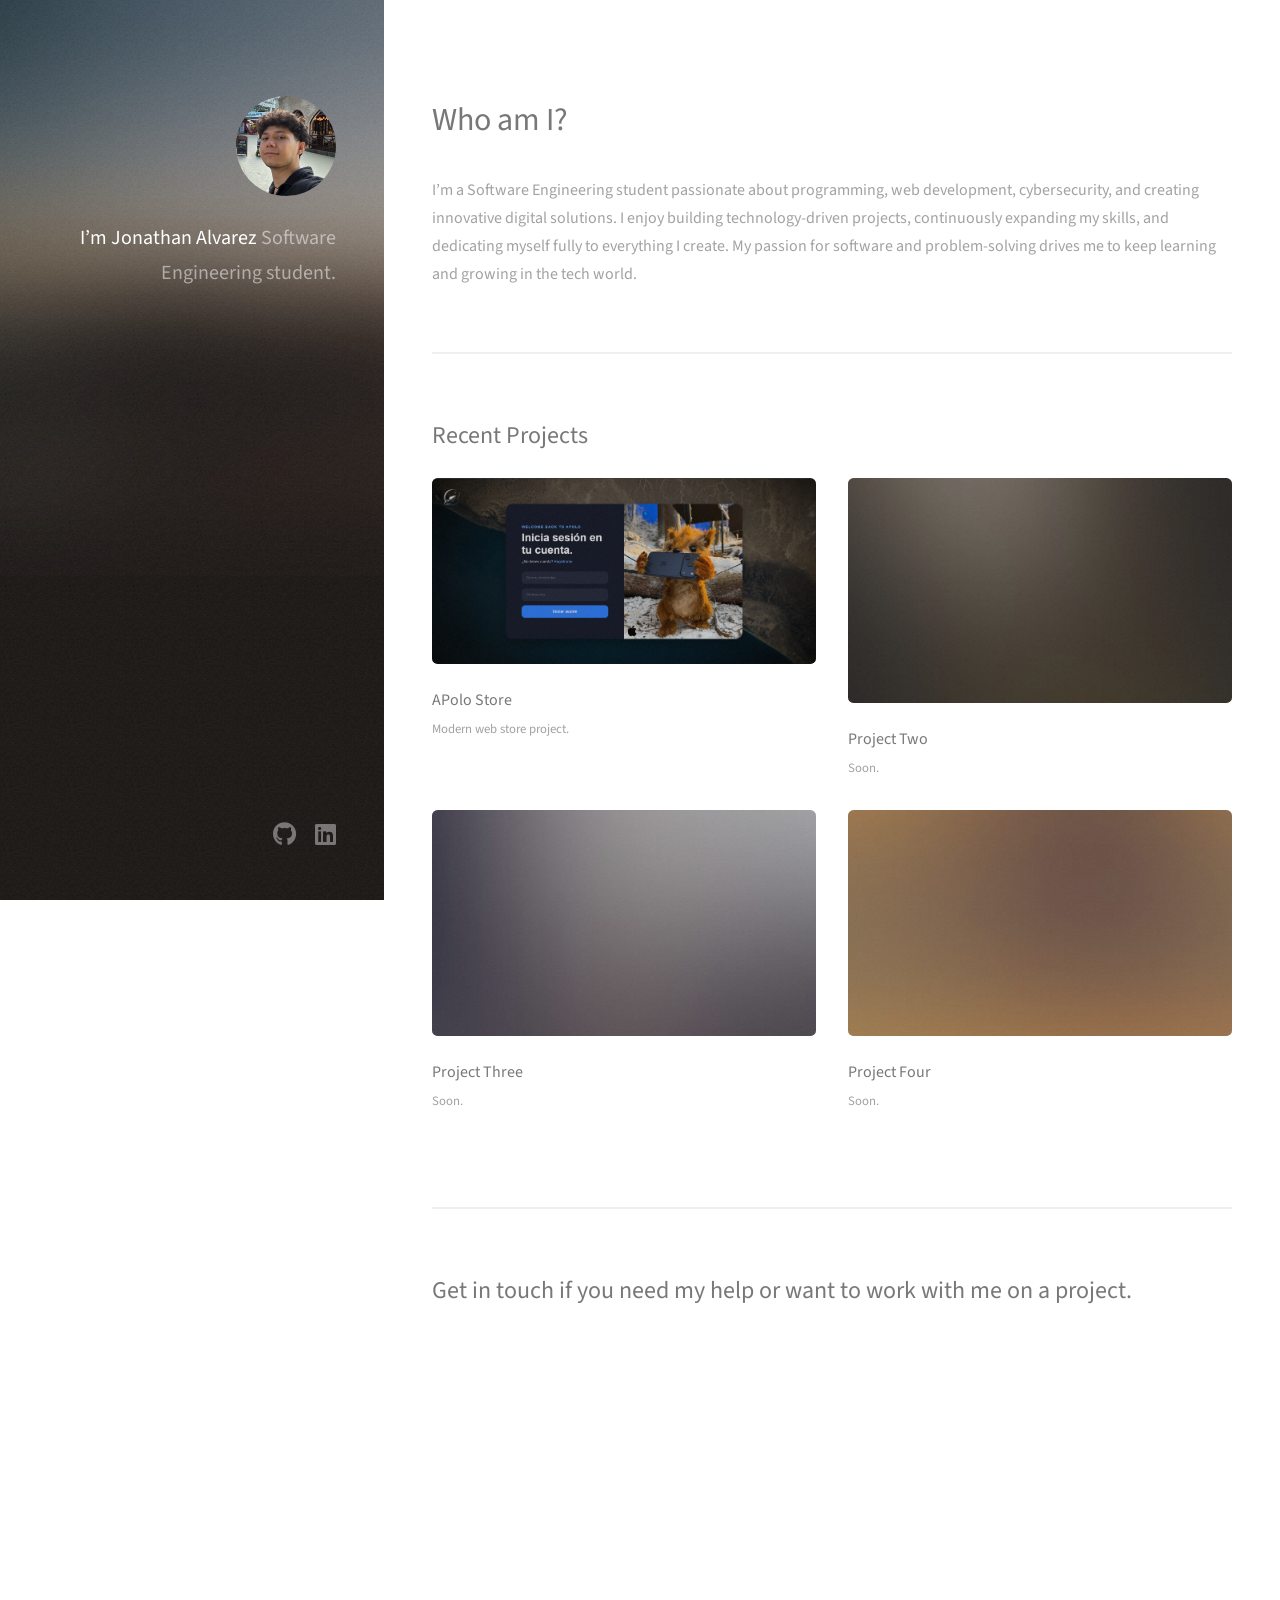
<file: index.html>
<!DOCTYPE HTML>
<!--
	Strata by HTML5 UP
-->
<html>
	<head>
		<title>Jonathan Alvarez - Introduction</title>

		<link rel="icon" type="image/png" href="images/favicon.png">

		<meta charset="utf-8" />
		<meta name="viewport" content="width=device-width, initial-scale=1, user-scalable=no" />

		<link rel="stylesheet" href="assets/css/main.css" />

		<!-- AOS Animations -->
		<link rel="stylesheet" href="https://unpkg.com/aos@2.3.1/dist/aos.css" />

	</head>

	<body class="is-preload">

		<!-- Header -->
		<header id="header">
			<div class="inner" data-aos="fade-right">

				<a href="#" class="image avatar">
					<img src="images/avatar.jpg" alt="" />
				</a>

				<h1>
					<strong>I’m Jonathan Alvarez</strong><br />
					Software Engineering student.
				</h1>

			</div>
		</header>

		<!-- Main -->
		<div id="main">

			<!-- One -->
			<section id="one" data-aos="fade">

				<header class="major">
					<h2>Who am I?</h2>
				</header>

				<p>
					I’m a Software Engineering student passionate about programming,
					web development, cybersecurity, and creating innovative digital
					solutions. I enjoy building technology-driven projects,
					continuously expanding my skills, and dedicating myself fully
					to everything I create. My passion for software and
					problem-solving drives me to keep learning and growing
					in the tech world.
				</p>

			</section>

			<!-- Two -->
<section id="two" data-aos="fade">

	<h2>Recent Projects</h2>

	<div class="row">

		<!-- Project 1 -->
		<article class="col-6 col-12-xsmall work-item"
		data-aos="fade"
		data-aos-delay="100">

			<a href="images/fulls/01.png" class="image fit">
				<img src="images/thumbs/01.png" alt="" />
			</a>

			<h3>APolo Store</h3>
			<p>Modern web store project.</p>

		</article>

		<!-- Project 2 -->
		<article class="col-6 col-12-xsmall work-item"
		data-aos="fade"
		data-aos-delay="300">

			<a href="images/fulls/02.jpg" class="image fit">
				<img src="images/thumbs/02.jpg" alt="" />
			</a>

			<h3>Project Two</h3>
			<p>Soon.</p>

		</article>

		<!-- Project 3 -->
		<article class="col-6 col-12-xsmall work-item"
		data-aos="fade"
		data-aos-delay="500">

			<a href="images/fulls/03.jpg" class="image fit">
				<img src="images/thumbs/03.jpg" alt="" />
			</a>

			<h3>Project Three</h3>
			<p>Soon.</p>

		</article>

		<!-- Project 4 -->
		<article class="col-6 col-12-xsmall work-item"
		data-aos="fade"
		data-aos-delay="700">

			<a href="images/fulls/04.jpg" class="image fit">
				<img src="images/thumbs/04.jpg" alt="" />
			</a>

			<h3>Project Four</h3>
			<p>Soon.</p>

		</article>

	</div>

</section>

			<!-- Three -->
			<section id="two" data-aos="fade" data-aos-duration="2500">

				<h2>Get in touch if you need my help or want to work with me on a project.</h2>

				<div class="row">

					<div class="col-8 col-12-small">

						<iframe 
							data-tally-src="https://tally.so/embed/J9eVKo"
							loading="lazy"
							width="100%"
							height="600"
							frameborder="0"
							marginheight="0"
							marginwidth="0"
							title="Contact Form">
						</iframe>

						<script>
						var d=document,w="https://tally.so/widgets/embed.js",v=function(){
						if(typeof Tally!=="undefined"){Tally.loadEmbeds();}
						else{
							d.querySelectorAll("iframe[data-tally-src]:not([src])")
							.forEach(function(e){e.src=e.dataset.tallySrc;});
						}
						};
						if(typeof Tally!=="undefined"){v();}
						else if(d.querySelector('script[src="'+w+'"]')==null){
							var s=d.createElement("script");
							s.src=w;
							s.onload=v;
							s.onerror=v;
							d.body.appendChild(s);
						}
						</script>

					</div>

				</div>

			</section>

		</div>

		<!-- Footer -->
		<footer id="footer">

			<div class="inner">

				<ul class="icons">

					<li>
						<a href="https://github.com/JoniAlv"
						class="icon brands fa-github"
						target="_blank">

						<span class="label">Github</span>
						</a>
					</li>

					<li>
						<a href="https://www.linkedin.com/in/jonathan-alvarez-beh-a137b640a/"
						class="icon brands fa-linkedin"
						target="_blank">

						<span class="label">LinkedIn</span>
						</a>
					</li>

				</ul>

			</div>

		</footer>

		<!-- Scripts -->
		<script src="assets/js/jquery.min.js"></script>
		<script src="assets/js/jquery.poptrox.min.js"></script>
		<script src="assets/js/browser.min.js"></script>
		<script src="assets/js/breakpoints.min.js"></script>
		<script src="assets/js/util.js"></script>
		<script src="assets/js/main.js"></script>

		<!-- AOS -->
		<script src="https://unpkg.com/aos@2.3.1/dist/aos.js"></script>

		<script>
			AOS.init({
	duration: 2200,
	delay: 200,
	easing: 'ease-in-out',
	once: true
});
		</script>

	</body>
</html>
</file>
<file: assets/css/main.css>
@import url("fontawesome-all.min.css");
@import url("https://fonts.googleapis.com/css?family=Source+Sans+Pro:400,400italic");

/*
	Strata by HTML5 UP
	html5up.net | @ajlkn
	Free for personal and commercial use under the CCA 3.0 license (html5up.net/license)
*/

html, body, div, span, applet, object,
iframe, h1, h2, h3, h4, h5, h6, p, blockquote,
pre, a, abbr, acronym, address, big, cite,
code, del, dfn, em, img, ins, kbd, q, s, samp,
small, strike, strong, sub, sup, tt, var, b,
u, i, center, dl, dt, dd, ol, ul, li, fieldset,
form, label, legend, table, caption, tbody,
tfoot, thead, tr, th, td, article, aside,
canvas, details, embed, figure, figcaption,
footer, header, hgroup, menu, nav, output, ruby,
section, summary, time, mark, audio, video {
	margin: 0;
	padding: 0;
	border: 0;
	font-size: 100%;
	font: inherit;
	vertical-align: baseline;}

article, aside, details, figcaption, figure,
footer, header, hgroup, menu, nav, section {
	display: block;}

body {
	line-height: 1;
}

ol, ul {
	list-style: none;
}

blockquote, q {
	quotes: none;
}

	blockquote:before, blockquote:after, q:before, q:after {
		content: '';
		content: none;
	}

table {
	border-collapse: collapse;
	border-spacing: 0;
}

body {
	-webkit-text-size-adjust: none;
}

mark {
	background-color: transparent;
	color: inherit;
}

input::-moz-focus-inner {
	border: 0;
	padding: 0;
}

input, select, textarea {
	-moz-appearance: none;
	-webkit-appearance: none;
	-ms-appearance: none;
	appearance: none;
}

/* Basic */

	html {
		box-sizing: border-box;
	}

	*, *:before, *:after {
		box-sizing: inherit;
	}

	body {
		background: #fff;
	}

		body.is-preload *, body.is-preload *:before, body.is-preload *:after {
			-moz-animation: none !important;
			-webkit-animation: none !important;
			-ms-animation: none !important;
			animation: none !important;
			-moz-transition: none !important;
			-webkit-transition: none !important;
			-ms-transition: none !important;
			transition: none !important;
		}

	body, input, select, textarea {
		color: #a2a2a2;
		font-family: "Source Sans Pro", Helvetica, sans-serif;
		font-size: 16pt;
		font-weight: 400;
		line-height: 1.75em;
	}

	a {
		-moz-transition: color 0.2s ease-in-out, border-color 0.2s ease-in-out;
		-webkit-transition: color 0.2s ease-in-out, border-color 0.2s ease-in-out;
		-ms-transition: color 0.2s ease-in-out, border-color 0.2s ease-in-out;
		transition: color 0.2s ease-in-out, border-color 0.2s ease-in-out;
		border-bottom: dotted 1px;
		color: #49bf9d;
		text-decoration: none;
	}

		a:hover {
			border-bottom-color: transparent;
			color: #49bf9d !important;
			text-decoration: none;
		}

	strong, b {
		color: #787878;
		font-weight: 400;
	}

	em, i {
		font-style: italic;
	}

	p {
		margin: 0 0 2em 0;
	}

	h1, h2, h3, h4, h5, h6 {
		color: #787878;
		font-weight: 400;
		line-height: 1em;
		margin: 0 0 1em 0;
	}

		h1 a, h2 a, h3 a, h4 a, h5 a, h6 a {
			color: inherit;
			text-decoration: none;
		}

	h1 {
		font-size: 2em;
		line-height: 1.5em;
	}

	h2 {
		font-size: 1.5em;
		line-height: 1.5em;
	}

	h3 {
		font-size: 1.25em;
		line-height: 1.5em;
	}

	h4 {
		font-size: 1.1em;
		line-height: 1.5em;
	}

	h5 {
		font-size: 0.9em;
		line-height: 1.5em;
	}

	h6 {
		font-size: 0.7em;
		line-height: 1.5em;
	}

	sub {
		font-size: 0.8em;
		position: relative;
		top: 0.5em;
	}

	sup {
		font-size: 0.8em;
		position: relative;
		top: -0.5em;
	}

	hr {
		border: 0;
		border-bottom: solid 2px #efefef;
		margin: 2em 0;
	}

		hr.major {
			margin: 3em 0;
		}

	blockquote {
		border-left: solid 6px #efefef;
		font-style: italic;
		margin: 0 0 2em 0;
		padding: 0.5em 0 0.5em 1.5em;
	}

	code {
		background: #f7f7f7;
		border-radius: 0.35em;
		border: solid 2px #efefef;
		font-family: "Courier New", monospace;
		font-size: 0.9em;
		margin: 0 0.25em;
		padding: 0.25em 0.65em;
	}

	pre {
		-webkit-overflow-scrolling: touch;
		font-family: "Courier New", monospace;
		font-size: 0.9em;
		margin: 0 0 2em 0;
	}

		pre code {
			display: block;
			line-height: 1.75em;
			padding: 1em 1.5em;
			overflow-x: auto;
		}

	.align-left {
		text-align: left;
	}

	.align-center {
		text-align: center;
	}

	.align-right {
		text-align: right;
	}

/* Container */

	.container {
		margin: 0 auto;
		max-width: calc(100% - 4em);
		width: 100%;
	}

		.container.xsmall {
			width: 25%;
		}

		.container.small {
			width: 50%;
		}

		.container.medium {
			width: 75%;
		}

		.container.large {
			width: 125%;
		}

		.container.xlarge {
			width: 150%;
		}

		.container.max {
			width: 100%;
		}

		@media screen and (max-width: 980px) {

			.container {
				width: 100% !important;
				max-width: 100% !important;
			}

		}

		@media screen and (max-width: 480px) {

			.container {
				max-width: calc(100% - 3em);
			}

		}

/* Row */

	.row {
		display: flex;
		flex-wrap: wrap;
		box-sizing: border-box;
		align-items: stretch;
	}

		.row > * {
			box-sizing: border-box;
		}

		.row.gtr-uniform > * > :last-child {
			margin-bottom: 0;
		}

		.row.aln-left {
			justify-content: flex-start;
		}

		.row.aln-center {
			justify-content: center;
		}

		.row.aln-right {
			justify-content: flex-end;
		}

		.row.aln-top {
			align-items: flex-start;
		}

		.row.aln-middle {
			align-items: center;
		}

		.row.aln-bottom {
			align-items: flex-end;
		}

		.row > .imp {
			order: -1;
		}

		.row > .col-1 {
			width: 8.33333%;
		}

		.row > .off-1 {
			margin-left: 8.33333%;
		}

		.row > .col-2 {
			width: 16.66667%;
		}

		.row > .off-2 {
			margin-left: 16.66667%;
		}

		.row > .col-3 {
			width: 25%;
		}

		.row > .off-3 {
			margin-left: 25%;
		}

		.row > .col-4 {
			width: 33.33333%;
		}

		.row > .off-4 {
			margin-left: 33.33333%;
		}

		.row > .col-5 {
			width: 41.66667%;
		}

		.row > .off-5 {
			margin-left: 41.66667%;
		}

		.row > .col-6 {
			width: 50%;
		}

		.row > .off-6 {
			margin-left: 50%;
		}

		.row > .col-7 {
			width: 58.33333%;
		}

		.row > .off-7 {
			margin-left: 58.33333%;
		}

		.row > .col-8 {
			width: 66.66667%;
		}

		.row > .off-8 {
			margin-left: 66.66667%;
		}

		.row > .col-9 {
			width: 75%;
		}

		.row > .off-9 {
			margin-left: 75%;
		}

		.row > .col-10 {
			width: 83.33333%;
		}

		.row > .off-10 {
			margin-left: 83.33333%;
		}

		.row > .col-11 {
			width: 91.66667%;
		}

		.row > .off-11 {
			margin-left: 91.66667%;
		}

		.row > .col-12 {
			width: 100%;
		}

		.row > .off-12 {
			margin-left: 100%;
		}

		.row.gtr-0 {
			margin-top: 0;
			margin-left: 0em;
		}

			.row.gtr-0 > * {
				padding: 0 0 0 0em;
			}

			.row.gtr-0.gtr-uniform {
				margin-top: 0em;
			}

				.row.gtr-0.gtr-uniform > * {
					padding-top: 0em;
				}

		.row.gtr-25 {
			margin-top: 0;
			margin-left: -0.625em;
		}

			.row.gtr-25 > * {
				padding: 0 0 0 0.625em;
			}

			.row.gtr-25.gtr-uniform {
				margin-top: -0.625em;
			}

				.row.gtr-25.gtr-uniform > * {
					padding-top: 0.625em;
				}

		.row.gtr-50 {
			margin-top: 0;
			margin-left: -1.25em;
		}

			.row.gtr-50 > * {
				padding: 0 0 0 1.25em;
			}

			.row.gtr-50.gtr-uniform {
				margin-top: -1.25em;
			}

				.row.gtr-50.gtr-uniform > * {
					padding-top: 1.25em;
				}

		.row {
			margin-top: 0;
			margin-left: -2.5em;
		}

			.row > * {
				padding: 0 0 0 2.5em;
			}

			.row.gtr-uniform {
				margin-top: -2.5em;
			}

				.row.gtr-uniform > * {
					padding-top: 2.5em;
				}

		.row.gtr-150 {
			margin-top: 0;
			margin-left: -3.75em;
		}

			.row.gtr-150 > * {
				padding: 0 0 0 3.75em;
			}

			.row.gtr-150.gtr-uniform {
				margin-top: -3.75em;
			}

				.row.gtr-150.gtr-uniform > * {
					padding-top: 3.75em;
				}

		.row.gtr-200 {
			margin-top: 0;
			margin-left: -5em;
		}

			.row.gtr-200 > * {
				padding: 0 0 0 5em;
			}

			.row.gtr-200.gtr-uniform {
				margin-top: -5em;
			}

				.row.gtr-200.gtr-uniform > * {
					padding-top: 5em;
				}

		@media screen and (max-width: 1800px) {

			.row {
				display: flex;
				flex-wrap: wrap;
				box-sizing: border-box;
				align-items: stretch;
			}

				.row > * {
					box-sizing: border-box;
				}

				.row.gtr-uniform > * > :last-child {
					margin-bottom: 0;
				}

				.row.aln-left {
					justify-content: flex-start;
				}

				.row.aln-center {
					justify-content: center;
				}

				.row.aln-right {
					justify-content: flex-end;
				}

				.row.aln-top {
					align-items: flex-start;
				}

				.row.aln-middle {
					align-items: center;
				}

				.row.aln-bottom {
					align-items: flex-end;
				}

				.row > .imp-xlarge {
					order: -1;
				}

				.row > .col-1-xlarge {
					width: 8.33333%;
				}

				.row > .off-1-xlarge {
					margin-left: 8.33333%;
				}

				.row > .col-2-xlarge {
					width: 16.66667%;
				}

				.row > .off-2-xlarge {
					margin-left: 16.66667%;
				}

				.row > .col-3-xlarge {
					width: 25%;
				}

				.row > .off-3-xlarge {
					margin-left: 25%;
				}

				.row > .col-4-xlarge {
					width: 33.33333%;
				}

				.row > .off-4-xlarge {
					margin-left: 33.33333%;
				}

				.row > .col-5-xlarge {
					width: 41.66667%;
				}

				.row > .off-5-xlarge {
					margin-left: 41.66667%;
				}

				.row > .col-6-xlarge {
					width: 50%;
				}

				.row > .off-6-xlarge {
					margin-left: 50%;
				}

				.row > .col-7-xlarge {
					width: 58.33333%;
				}

				.row > .off-7-xlarge {
					margin-left: 58.33333%;
				}

				.row > .col-8-xlarge {
					width: 66.66667%;
				}

				.row > .off-8-xlarge {
					margin-left: 66.66667%;
				}

				.row > .col-9-xlarge {
					width: 75%;
				}

				.row > .off-9-xlarge {
					margin-left: 75%;
				}

				.row > .col-10-xlarge {
					width: 83.33333%;
				}

				.row > .off-10-xlarge {
					margin-left: 83.33333%;
				}

				.row > .col-11-xlarge {
					width: 91.66667%;
				}

				.row > .off-11-xlarge {
					margin-left: 91.66667%;
				}

				.row > .col-12-xlarge {
					width: 100%;
				}

				.row > .off-12-xlarge {
					margin-left: 100%;
				}

				.row.gtr-0 {
					margin-top: 0;
					margin-left: 0em;
				}

					.row.gtr-0 > * {
						padding: 0 0 0 0em;
					}

					.row.gtr-0.gtr-uniform {
						margin-top: 0em;
					}

						.row.gtr-0.gtr-uniform > * {
							padding-top: 0em;
						}

				.row.gtr-25 {
					margin-top: 0;
					margin-left: -0.625em;
				}

					.row.gtr-25 > * {
						padding: 0 0 0 0.625em;
					}

					.row.gtr-25.gtr-uniform {
						margin-top: -0.625em;
					}

						.row.gtr-25.gtr-uniform > * {
							padding-top: 0.625em;
						}

				.row.gtr-50 {
					margin-top: 0;
					margin-left: -1.25em;
				}

					.row.gtr-50 > * {
						padding: 0 0 0 1.25em;
					}

					.row.gtr-50.gtr-uniform {
						margin-top: -1.25em;
					}

						.row.gtr-50.gtr-uniform > * {
							padding-top: 1.25em;
						}

				.row {
					margin-top: 0;
					margin-left: -2.5em;
				}

					.row > * {
						padding: 0 0 0 2.5em;
					}

					.row.gtr-uniform {
						margin-top: -2.5em;
					}

						.row.gtr-uniform > * {
							padding-top: 2.5em;
						}

				.row.gtr-150 {
					margin-top: 0;
					margin-left: -3.75em;
				}

					.row.gtr-150 > * {
						padding: 0 0 0 3.75em;
					}

					.row.gtr-150.gtr-uniform {
						margin-top: -3.75em;
					}

						.row.gtr-150.gtr-uniform > * {
							padding-top: 3.75em;
						}

				.row.gtr-200 {
					margin-top: 0;
					margin-left: -5em;
				}

					.row.gtr-200 > * {
						padding: 0 0 0 5em;
					}

					.row.gtr-200.gtr-uniform {
						margin-top: -5em;
					}

						.row.gtr-200.gtr-uniform > * {
							padding-top: 5em;
						}

		}

		@media screen and (max-width: 1280px) {

			.row {
				display: flex;
				flex-wrap: wrap;
				box-sizing: border-box;
				align-items: stretch;
			}

				.row > * {
					box-sizing: border-box;
				}

				.row.gtr-uniform > * > :last-child {
					margin-bottom: 0;
				}

				.row.aln-left {
					justify-content: flex-start;
				}

				.row.aln-center {
					justify-content: center;
				}

				.row.aln-right {
					justify-content: flex-end;
				}

				.row.aln-top {
					align-items: flex-start;
				}

				.row.aln-middle {
					align-items: center;
				}

				.row.aln-bottom {
					align-items: flex-end;
				}

				.row > .imp-large {
					order: -1;
				}

				.row > .col-1-large {
					width: 8.33333%;
				}

				.row > .off-1-large {
					margin-left: 8.33333%;
				}

				.row > .col-2-large {
					width: 16.66667%;
				}

				.row > .off-2-large {
					margin-left: 16.66667%;
				}

				.row > .col-3-large {
					width: 25%;
				}

				.row > .off-3-large {
					margin-left: 25%;
				}

				.row > .col-4-large {
					width: 33.33333%;
				}

				.row > .off-4-large {
					margin-left: 33.33333%;
				}

				.row > .col-5-large {
					width: 41.66667%;
				}

				.row > .off-5-large {
					margin-left: 41.66667%;
				}

				.row > .col-6-large {
					width: 50%;
				}

				.row > .off-6-large {
					margin-left: 50%;
				}

				.row > .col-7-large {
					width: 58.33333%;
				}

				.row > .off-7-large {
					margin-left: 58.33333%;
				}

				.row > .col-8-large {
					width: 66.66667%;
				}

				.row > .off-8-large {
					margin-left: 66.66667%;
				}

				.row > .col-9-large {
					width: 75%;
				}

				.row > .off-9-large {
					margin-left: 75%;
				}

				.row > .col-10-large {
					width: 83.33333%;
				}

				.row > .off-10-large {
					margin-left: 83.33333%;
				}

				.row > .col-11-large {
					width: 91.66667%;
				}

				.row > .off-11-large {
					margin-left: 91.66667%;
				}

				.row > .col-12-large {
					width: 100%;
				}

				.row > .off-12-large {
					margin-left: 100%;
				}

				.row.gtr-0 {
					margin-top: 0;
					margin-left: 0em;
				}

					.row.gtr-0 > * {
						padding: 0 0 0 0em;
					}

					.row.gtr-0.gtr-uniform {
						margin-top: 0em;
					}

						.row.gtr-0.gtr-uniform > * {
							padding-top: 0em;
						}

				.row.gtr-25 {
					margin-top: 0;
					margin-left: -0.5em;
				}

					.row.gtr-25 > * {
						padding: 0 0 0 0.5em;
					}

					.row.gtr-25.gtr-uniform {
						margin-top: -0.5em;
					}

						.row.gtr-25.gtr-uniform > * {
							padding-top: 0.5em;
						}

				.row.gtr-50 {
					margin-top: 0;
					margin-left: -1em;
				}

					.row.gtr-50 > * {
						padding: 0 0 0 1em;
					}

					.row.gtr-50.gtr-uniform {
						margin-top: -1em;
					}

						.row.gtr-50.gtr-uniform > * {
							padding-top: 1em;
						}

				.row {
					margin-top: 0;
					margin-left: -2em;
				}

					.row > * {
						padding: 0 0 0 2em;
					}

					.row.gtr-uniform {
						margin-top: -2em;
					}

						.row.gtr-uniform > * {
							padding-top: 2em;
						}

				.row.gtr-150 {
					margin-top: 0;
					margin-left: -3em;
				}

					.row.gtr-150 > * {
						padding: 0 0 0 3em;
					}

					.row.gtr-150.gtr-uniform {
						margin-top: -3em;
					}

						.row.gtr-150.gtr-uniform > * {
							padding-top: 3em;
						}

				.row.gtr-200 {
					margin-top: 0;
					margin-left: -4em;
				}

					.row.gtr-200 > * {
						padding: 0 0 0 4em;
					}

					.row.gtr-200.gtr-uniform {
						margin-top: -4em;
					}

						.row.gtr-200.gtr-uniform > * {
							padding-top: 4em;
						}

		}

		@media screen and (max-width: 980px) {

			.row {
				display: flex;
				flex-wrap: wrap;
				box-sizing: border-box;
				align-items: stretch;
			}

				.row > * {
					box-sizing: border-box;
				}

				.row.gtr-uniform > * > :last-child {
					margin-bottom: 0;
				}

				.row.aln-left {
					justify-content: flex-start;
				}

				.row.aln-center {
					justify-content: center;
				}

				.row.aln-right {
					justify-content: flex-end;
				}

				.row.aln-top {
					align-items: flex-start;
				}

				.row.aln-middle {
					align-items: center;
				}

				.row.aln-bottom {
					align-items: flex-end;
				}

				.row > .imp-medium {
					order: -1;
				}

				.row > .col-1-medium {
					width: 8.33333%;
				}

				.row > .off-1-medium {
					margin-left: 8.33333%;
				}

				.row > .col-2-medium {
					width: 16.66667%;
				}

				.row > .off-2-medium {
					margin-left: 16.66667%;
				}

				.row > .col-3-medium {
					width: 25%;
				}

				.row > .off-3-medium {
					margin-left: 25%;
				}

				.row > .col-4-medium {
					width: 33.33333%;
				}

				.row > .off-4-medium {
					margin-left: 33.33333%;
				}

				.row > .col-5-medium {
					width: 41.66667%;
				}

				.row > .off-5-medium {
					margin-left: 41.66667%;
				}

				.row > .col-6-medium {
					width: 50%;
				}

				.row > .off-6-medium {
					margin-left: 50%;
				}

				.row > .col-7-medium {
					width: 58.33333%;
				}

				.row > .off-7-medium {
					margin-left: 58.33333%;
				}

				.row > .col-8-medium {
					width: 66.66667%;
				}

				.row > .off-8-medium {
					margin-left: 66.66667%;
				}

				.row > .col-9-medium {
					width: 75%;
				}

				.row > .off-9-medium {
					margin-left: 75%;
				}

				.row > .col-10-medium {
					width: 83.33333%;
				}

				.row > .off-10-medium {
					margin-left: 83.33333%;
				}

				.row > .col-11-medium {
					width: 91.66667%;
				}

				.row > .off-11-medium {
					margin-left: 91.66667%;
				}

				.row > .col-12-medium {
					width: 100%;
				}

				.row > .off-12-medium {
					margin-left: 100%;
				}

				.row.gtr-0 {
					margin-top: 0;
					margin-left: 0em;
				}

					.row.gtr-0 > * {
						padding: 0 0 0 0em;
					}

					.row.gtr-0.gtr-uniform {
						margin-top: 0em;
					}

						.row.gtr-0.gtr-uniform > * {
							padding-top: 0em;
						}

				.row.gtr-25 {
					margin-top: 0;
					margin-left: -0.5em;
				}

					.row.gtr-25 > * {
						padding: 0 0 0 0.5em;
					}

					.row.gtr-25.gtr-uniform {
						margin-top: -0.5em;
					}

						.row.gtr-25.gtr-uniform > * {
							padding-top: 0.5em;
						}

				.row.gtr-50 {
					margin-top: 0;
					margin-left: -1em;
				}

					.row.gtr-50 > * {
						padding: 0 0 0 1em;
					}

					.row.gtr-50.gtr-uniform {
						margin-top: -1em;
					}

						.row.gtr-50.gtr-uniform > * {
							padding-top: 1em;
						}

				.row {
					margin-top: 0;
					margin-left: -2em;
				}

					.row > * {
						padding: 0 0 0 2em;
					}

					.row.gtr-uniform {
						margin-top: -2em;
					}

						.row.gtr-uniform > * {
							padding-top: 2em;
						}

				.row.gtr-150 {
					margin-top: 0;
					margin-left: -3em;
				}

					.row.gtr-150 > * {
						padding: 0 0 0 3em;
					}

					.row.gtr-150.gtr-uniform {
						margin-top: -3em;
					}

						.row.gtr-150.gtr-uniform > * {
							padding-top: 3em;
						}

				.row.gtr-200 {
					margin-top: 0;
					margin-left: -4em;
				}

					.row.gtr-200 > * {
						padding: 0 0 0 4em;
					}

					.row.gtr-200.gtr-uniform {
						margin-top: -4em;
					}

						.row.gtr-200.gtr-uniform > * {
							padding-top: 4em;
						}

		}

		@media screen and (max-width: 736px) {

			.row {
				display: flex;
				flex-wrap: wrap;
				box-sizing: border-box;
				align-items: stretch;
			}

				.row > * {
					box-sizing: border-box;
				}

				.row.gtr-uniform > * > :last-child {
					margin-bottom: 0;
				}

				.row.aln-left {
					justify-content: flex-start;
				}

				.row.aln-center {
					justify-content: center;
				}

				.row.aln-right {
					justify-content: flex-end;
				}

				.row.aln-top {
					align-items: flex-start;
				}

				.row.aln-middle {
					align-items: center;
				}

				.row.aln-bottom {
					align-items: flex-end;
				}

				.row > .imp-small {
					order: -1;
				}

				.row > .col-1-small {
					width: 8.33333%;
				}

				.row > .off-1-small {
					margin-left: 8.33333%;
				}

				.row > .col-2-small {
					width: 16.66667%;
				}

				.row > .off-2-small {
					margin-left: 16.66667%;
				}

				.row > .col-3-small {
					width: 25%;
				}

				.row > .off-3-small {
					margin-left: 25%;
				}

				.row > .col-4-small {
					width: 33.33333%;
				}

				.row > .off-4-small {
					margin-left: 33.33333%;
				}

				.row > .col-5-small {
					width: 41.66667%;
				}

				.row > .off-5-small {
					margin-left: 41.66667%;
				}

				.row > .col-6-small {
					width: 50%;
				}

				.row > .off-6-small {
					margin-left: 50%;
				}

				.row > .col-7-small {
					width: 58.33333%;
				}

				.row > .off-7-small {
					margin-left: 58.33333%;
				}

				.row > .col-8-small {
					width: 66.66667%;
				}

				.row > .off-8-small {
					margin-left: 66.66667%;
				}

				.row > .col-9-small {
					width: 75%;
				}

				.row > .off-9-small {
					margin-left: 75%;
				}

				.row > .col-10-small {
					width: 83.33333%;
				}

				.row > .off-10-small {
					margin-left: 83.33333%;
				}

				.row > .col-11-small {
					width: 91.66667%;
				}

				.row > .off-11-small {
					margin-left: 91.66667%;
				}

				.row > .col-12-small {
					width: 100%;
				}

				.row > .off-12-small {
					margin-left: 100%;
				}

				.row.gtr-0 {
					margin-top: 0;
					margin-left: 0em;
				}

					.row.gtr-0 > * {
						padding: 0 0 0 0em;
					}

					.row.gtr-0.gtr-uniform {
						margin-top: 0em;
					}

						.row.gtr-0.gtr-uniform > * {
							padding-top: 0em;
						}

				.row.gtr-25 {
					margin-top: 0;
					margin-left: -0.375em;
				}

					.row.gtr-25 > * {
						padding: 0 0 0 0.375em;
					}

					.row.gtr-25.gtr-uniform {
						margin-top: -0.375em;
					}

						.row.gtr-25.gtr-uniform > * {
							padding-top: 0.375em;
						}

				.row.gtr-50 {
					margin-top: 0;
					margin-left: -0.75em;
				}

					.row.gtr-50 > * {
						padding: 0 0 0 0.75em;
					}

					.row.gtr-50.gtr-uniform {
						margin-top: -0.75em;
					}

						.row.gtr-50.gtr-uniform > * {
							padding-top: 0.75em;
						}

				.row {
					margin-top: 0;
					margin-left: -1.5em;
				}

					.row > * {
						padding: 0 0 0 1.5em;
					}

					.row.gtr-uniform {
						margin-top: -1.5em;
					}

						.row.gtr-uniform > * {
							padding-top: 1.5em;
						}

				.row.gtr-150 {
					margin-top: 0;
					margin-left: -2.25em;
				}

					.row.gtr-150 > * {
						padding: 0 0 0 2.25em;
					}

					.row.gtr-150.gtr-uniform {
						margin-top: -2.25em;
					}

						.row.gtr-150.gtr-uniform > * {
							padding-top: 2.25em;
						}

				.row.gtr-200 {
					margin-top: 0;
					margin-left: -3em;
				}

					.row.gtr-200 > * {
						padding: 0 0 0 3em;
					}

					.row.gtr-200.gtr-uniform {
						margin-top: -3em;
					}

						.row.gtr-200.gtr-uniform > * {
							padding-top: 3em;
						}

		}

		@media screen and (max-width: 480px) {

			.row {
				display: flex;
				flex-wrap: wrap;
				box-sizing: border-box;
				align-items: stretch;
			}

				.row > * {
					box-sizing: border-box;
				}

				.row.gtr-uniform > * > :last-child {
					margin-bottom: 0;
				}

				.row.aln-left {
					justify-content: flex-start;
				}

				.row.aln-center {
					justify-content: center;
				}

				.row.aln-right {
					justify-content: flex-end;
				}

				.row.aln-top {
					align-items: flex-start;
				}

				.row.aln-middle {
					align-items: center;
				}

				.row.aln-bottom {
					align-items: flex-end;
				}

				.row > .imp-xsmall {
					order: -1;
				}

				.row > .col-1-xsmall {
					width: 8.33333%;
				}

				.row > .off-1-xsmall {
					margin-left: 8.33333%;
				}

				.row > .col-2-xsmall {
					width: 16.66667%;
				}

				.row > .off-2-xsmall {
					margin-left: 16.66667%;
				}

				.row > .col-3-xsmall {
					width: 25%;
				}

				.row > .off-3-xsmall {
					margin-left: 25%;
				}

				.row > .col-4-xsmall {
					width: 33.33333%;
				}

				.row > .off-4-xsmall {
					margin-left: 33.33333%;
				}

				.row > .col-5-xsmall {
					width: 41.66667%;
				}

				.row > .off-5-xsmall {
					margin-left: 41.66667%;
				}

				.row > .col-6-xsmall {
					width: 50%;
				}

				.row > .off-6-xsmall {
					margin-left: 50%;
				}

				.row > .col-7-xsmall {
					width: 58.33333%;
				}

				.row > .off-7-xsmall {
					margin-left: 58.33333%;
				}

				.row > .col-8-xsmall {
					width: 66.66667%;
				}

				.row > .off-8-xsmall {
					margin-left: 66.66667%;
				}

				.row > .col-9-xsmall {
					width: 75%;
				}

				.row > .off-9-xsmall {
					margin-left: 75%;
				}

				.row > .col-10-xsmall {
					width: 83.33333%;
				}

				.row > .off-10-xsmall {
					margin-left: 83.33333%;
				}

				.row > .col-11-xsmall {
					width: 91.66667%;
				}

				.row > .off-11-xsmall {
					margin-left: 91.66667%;
				}

				.row > .col-12-xsmall {
					width: 100%;
				}

				.row > .off-12-xsmall {
					margin-left: 100%;
				}

				.row.gtr-0 {
					margin-top: 0;
					margin-left: 0em;
				}

					.row.gtr-0 > * {
						padding: 0 0 0 0em;
					}

					.row.gtr-0.gtr-uniform {
						margin-top: 0em;
					}

						.row.gtr-0.gtr-uniform > * {
							padding-top: 0em;
						}

				.row.gtr-25 {
					margin-top: 0;
					margin-left: -0.375em;
				}

					.row.gtr-25 > * {
						padding: 0 0 0 0.375em;
					}

					.row.gtr-25.gtr-uniform {
						margin-top: -0.375em;
					}

						.row.gtr-25.gtr-uniform > * {
							padding-top: 0.375em;
						}

				.row.gtr-50 {
					margin-top: 0;
					margin-left: -0.75em;
				}

					.row.gtr-50 > * {
						padding: 0 0 0 0.75em;
					}

					.row.gtr-50.gtr-uniform {
						margin-top: -0.75em;
					}

						.row.gtr-50.gtr-uniform > * {
							padding-top: 0.75em;
						}

				.row {
					margin-top: 0;
					margin-left: -1.5em;
				}

					.row > * {
						padding: 0 0 0 1.5em;
					}

					.row.gtr-uniform {
						margin-top: -1.5em;
					}

						.row.gtr-uniform > * {
							padding-top: 1.5em;
						}

				.row.gtr-150 {
					margin-top: 0;
					margin-left: -2.25em;
				}

					.row.gtr-150 > * {
						padding: 0 0 0 2.25em;
					}

					.row.gtr-150.gtr-uniform {
						margin-top: -2.25em;
					}

						.row.gtr-150.gtr-uniform > * {
							padding-top: 2.25em;
						}

				.row.gtr-200 {
					margin-top: 0;
					margin-left: -3em;
				}

					.row.gtr-200 > * {
						padding: 0 0 0 3em;
					}

					.row.gtr-200.gtr-uniform {
						margin-top: -3em;
					}

						.row.gtr-200.gtr-uniform > * {
							padding-top: 3em;
						}

		}

/* Section/Article */

	section.special, article.special {
		text-align: center;
	}

	header p {
		color: #b2b2b2;
		position: relative;
		margin: 0 0 1.5em 0;
	}

	header h2 + p {
		font-size: 1.25em;
		margin-top: -1em;
		line-height: 1.5em;
	}

	header h3 + p {
		font-size: 1.1em;
		margin-top: -0.8em;
		line-height: 1.5em;
	}

	header h4 + p,
	header h5 + p,
	header h6 + p {
		font-size: 0.9em;
		margin-top: -0.6em;
		line-height: 1.5em;
	}

	header.major h2 {
		font-size: 2em;
	}

/* Form */

	form {
		margin: 0 0 2em 0;
	}

	label {
		color: #787878;
		display: block;
		font-size: 0.9em;
		font-weight: 400;
		margin: 0 0 1em 0;
	}

	input[type="text"],
	input[type="password"],
	input[type="email"],
	select,
	textarea {
		-moz-appearance: none;
		-webkit-appearance: none;
		-ms-appearance: none;
		appearance: none;
		background: #f7f7f7;
		border-radius: 0.35em;
		border: solid 2px transparent;
		color: inherit;
		display: block;
		outline: 0;
		padding: 0 0.75em;
		text-decoration: none;
		width: 100%;
	}

		input[type="text"]:invalid,
		input[type="password"]:invalid,
		input[type="email"]:invalid,
		select:invalid,
		textarea:invalid {
			box-shadow: none;
		}

		input[type="text"]:focus,
		input[type="password"]:focus,
		input[type="email"]:focus,
		select:focus,
		textarea:focus {
			border-color: #49bf9d;
		}

	select {
		background-image: url("data:image/svg+xml;charset=utf8,%3Csvg xmlns='http://www.w3.org/2000/svg' width='40' height='40' preserveAspectRatio='none' viewBox='0 0 40 40'%3E%3Cpath d='M9.4,12.3l10.4,10.4l10.4-10.4c0.2-0.2,0.5-0.4,0.9-0.4c0.3,0,0.6,0.1,0.9,0.4l3.3,3.3c0.2,0.2,0.4,0.5,0.4,0.9 c0,0.4-0.1,0.6-0.4,0.9L20.7,31.9c-0.2,0.2-0.5,0.4-0.9,0.4c-0.3,0-0.6-0.1-0.9-0.4L4.3,17.3c-0.2-0.2-0.4-0.5-0.4-0.9 c0-0.4,0.1-0.6,0.4-0.9l3.3-3.3c0.2-0.2,0.5-0.4,0.9-0.4S9.1,12.1,9.4,12.3z' fill='%23dfdfdf' /%3E%3C/svg%3E");
		background-size: 1.25rem;
		background-repeat: no-repeat;
		background-position: calc(100% - 1rem) center;
		height: 2.75em;
		padding-right: 2.75em;
		text-overflow: ellipsis;
	}

		select option {
			color: #787878;
			background: #fff;
		}

		select:focus::-ms-value {
			background-color: transparent;
		}

		select::-ms-expand {
			display: none;
		}

	input[type="text"],
	input[type="password"],
	input[type="email"],
	select {
		height: 2.75em;
	}

	textarea {
		padding: 0.75em;
	}

	input[type="checkbox"],
	input[type="radio"] {
		-moz-appearance: none;
		-webkit-appearance: none;
		-ms-appearance: none;
		appearance: none;
		display: block;
		float: left;
		margin-right: -2em;
		opacity: 0;
		width: 1em;
		z-index: -1;
	}

		input[type="checkbox"] + label,
		input[type="radio"] + label {
			text-decoration: none;
			color: #a2a2a2;
			cursor: pointer;
			display: inline-block;
			font-size: 1em;
			font-weight: 400;
			padding-left: 2.4em;
			padding-right: 0.75em;
			position: relative;
		}

			input[type="checkbox"] + label:before,
			input[type="radio"] + label:before {
				-moz-osx-font-smoothing: grayscale;
				-webkit-font-smoothing: antialiased;
				display: inline-block;
				font-style: normal;
				font-variant: normal;
				text-rendering: auto;
				line-height: 1;
				text-transform: none !important;
				font-family: 'Font Awesome 5 Free';
				font-weight: 900;
			}

			input[type="checkbox"] + label:before,
			input[type="radio"] + label:before {
				background: #f7f7f7;
				border-radius: 0.35em;
				border: solid 2px transparent;
				content: '';
				display: inline-block;
				font-size: 0.8em;
				height: 2.0625em;
				left: 0;
				line-height: 1.85625em;
				position: absolute;
				text-align: center;
				top: 0;
				width: 2.0625em;
			}

		input[type="checkbox"]:checked + label:before,
		input[type="radio"]:checked + label:before {
			background: #787878;
			border-color: #787878;
			color: #fff;
			content: '\f00c';
		}

		input[type="checkbox"]:focus + label:before,
		input[type="radio"]:focus + label:before {
			border-color: #49bf9d;
		}

	input[type="checkbox"] + label:before {
		border-radius: 0.35em;
	}

	input[type="radio"] + label:before {
		border-radius: 100%;
	}

	::-webkit-input-placeholder {
		color: #b2b2b2 !important;
		opacity: 1.0;
	}

	:-moz-placeholder {
		color: #b2b2b2 !important;
		opacity: 1.0;
	}

	::-moz-placeholder {
		color: #b2b2b2 !important;
		opacity: 1.0;
	}

	:-ms-input-placeholder {
		color: #b2b2b2 !important;
		opacity: 1.0;
	}

/* Box */

	.box {
		border-radius: 0.35em;
		border: solid 2px #efefef;
		margin-bottom: 2em;
		padding: 1.5em;
	}

		.box > :last-child,
		.box > :last-child > :last-child,
		.box > :last-child > :last-child > :last-child {
			margin-bottom: 0;
		}

		.box.alt {
			border: 0;
			border-radius: 0;
			padding: 0;
		}

/* Icon */

	.icon {
		text-decoration: none;
		border-bottom: none;
		position: relative;
	}

		.icon:before {
			-moz-osx-font-smoothing: grayscale;
			-webkit-font-smoothing: antialiased;
			display: inline-block;
			font-style: normal;
			font-variant: normal;
			text-rendering: auto;
			line-height: 1;
			text-transform: none !important;
			font-family: 'Font Awesome 5 Free';
			font-weight: 400;
		}

		.icon > .label {
			display: none;
		}

		.icon:before {
			line-height: inherit;
		}

		.icon.solid:before {
			font-weight: 900;
		}

		.icon.brands:before {
			font-family: 'Font Awesome 5 Brands';
		}

/* Image */

	.image {
		border-radius: 0.35em;
		border: 0;
		display: inline-block;
		position: relative;
	}

		.image:before {
			-moz-transition: opacity 0.2s ease-in-out;
			-webkit-transition: opacity 0.2s ease-in-out;
			-ms-transition: opacity 0.2s ease-in-out;
			transition: opacity 0.2s ease-in-out;
			background: url("images/overlay.png");
			border-radius: 0.35em;
			content: '';
			display: block;
			height: 100%;
			left: 0;
			opacity: 0.5;
			position: absolute;
			top: 0;
			width: 100%;
		}

		.image.thumb {
			text-align: center;
		}

			.image.thumb:after {
				-moz-transition: opacity 0.2s ease-in-out;
				-webkit-transition: opacity 0.2s ease-in-out;
				-ms-transition: opacity 0.2s ease-in-out;
				transition: opacity 0.2s ease-in-out;
				border-radius: 0.35em;
				border: solid 3px rgba(255, 255, 255, 0.5);
				color: #fff;
				content: 'View';
				display: inline-block;
				font-size: 0.8em;
				font-weight: 400;
				left: 50%;
				line-height: 2.25em;
				margin: -1.25em 0 0 -3em;
				opacity: 0;
				padding: 0 1.5em;
				position: absolute;
				text-align: center;
				text-decoration: none;
				top: 50%;
				white-space: nowrap;
			}

			.image.thumb:hover:after {
				opacity: 1.0;
			}

			.image.thumb:hover:before {
				background: url("images/overlay.png"), url("images/overlay.png");
				opacity: 1.0;
			}

		.image img {
			border-radius: 0.35em;
			display: block;
		}

		.image.left {
			float: left;
			margin: 0 1.5em 1em 0;
			top: 0.25em;
		}

		.image.right {
			float: right;
			margin: 0 0 1em 1.5em;
			top: 0.25em;
		}

		.image.left, .image.right {
			max-width: 40%;
		}

			.image.left img, .image.right img {
				width: 100%;
			}

		.image.fit {
			display: block;
			margin: 0 0 2em 0;
			width: 100%;
		}

			.image.fit img {
				width: 100%;
			}

		.image.avatar {
			border-radius: 100%;
		}

			.image.avatar:before {
				display: none;
			}

			.image.avatar img {
				border-radius: 100%;
				width: 100%;
			}

/* List */

	ol {
		list-style: decimal;
		margin: 0 0 2em 0;
		padding-left: 1.25em;
	}

		ol li {
			padding-left: 0.25em;
		}

	ul {
		list-style: disc;
		margin: 0 0 2em 0;
		padding-left: 1em;
	}

		ul li {
			padding-left: 0.5em;
		}

		ul.alt {
			list-style: none;
			padding-left: 0;
		}

			ul.alt li {
				border-top: solid 2px #efefef;
				padding: 0.5em 0;
			}

				ul.alt li:first-child {
					border-top: 0;
					padding-top: 0;
				}

	dl {
		margin: 0 0 2em 0;
	}

/* Icons */

	ul.icons {
		cursor: default;
		list-style: none;
		padding-left: 0;
	}

		ul.icons li {
			display: inline-block;
			padding: 0 1em 0 0;
		}

			ul.icons li:last-child {
				padding-right: 0;
			}

			ul.icons li .icon:before {
				font-size: 1.5em;
			}

/* Labeled Icons */

	ul.labeled-icons {
		list-style: none;
		padding: 0;
	}

		ul.labeled-icons li {
			line-height: 1.75em;
			margin: 1.5em 0 0 0;
			padding-left: 2.25em;
			position: relative;
		}

			ul.labeled-icons li:first-child {
				margin-top: 0;
			}

			ul.labeled-icons li a {
				color: inherit;
			}

			ul.labeled-icons li h3 {
				color: #b2b2b2;
				left: 0;
				position: absolute;
				text-align: center;
				top: 0;
				width: 1em;
			}

/* Actions */

	ul.actions {
		display: -moz-flex;
		display: -webkit-flex;
		display: -ms-flex;
		display: flex;
		cursor: default;
		list-style: none;
		margin-left: -1em;
		padding-left: 0;
	}

		ul.actions li {
			padding: 0 0 0 1em;
			vertical-align: middle;
		}

		ul.actions.special {
			-moz-justify-content: center;
			-webkit-justify-content: center;
			-ms-justify-content: center;
			justify-content: center;
			width: 100%;
			margin-left: 0;
		}

			ul.actions.special li:first-child {
				padding-left: 0;
			}

		ul.actions.stacked {
			-moz-flex-direction: column;
			-webkit-flex-direction: column;
			-ms-flex-direction: column;
			flex-direction: column;
			margin-left: 0;
		}

			ul.actions.stacked li {
				padding: 1.3em 0 0 0;
			}

				ul.actions.stacked li:first-child {
					padding-top: 0;
				}

		ul.actions.fit {
			width: calc(100% + 1em);
		}

			ul.actions.fit li {
				-moz-flex-grow: 1;
				-webkit-flex-grow: 1;
				-ms-flex-grow: 1;
				flex-grow: 1;
				-moz-flex-shrink: 1;
				-webkit-flex-shrink: 1;
				-ms-flex-shrink: 1;
				flex-shrink: 1;
				width: 100%;
			}

				ul.actions.fit li > * {
					width: 100%;
				}

			ul.actions.fit.stacked {
				width: 100%;
			}

		@media screen and (max-width: 480px) {

			ul.actions:not(.fixed) {
				-moz-flex-direction: column;
				-webkit-flex-direction: column;
				-ms-flex-direction: column;
				flex-direction: column;
				margin-left: 0;
				width: 100% !important;
			}

				ul.actions:not(.fixed) li {
					-moz-flex-grow: 1;
					-webkit-flex-grow: 1;
					-ms-flex-grow: 1;
					flex-grow: 1;
					-moz-flex-shrink: 1;
					-webkit-flex-shrink: 1;
					-ms-flex-shrink: 1;
					flex-shrink: 1;
					padding: 1em 0 0 0;
					text-align: center;
					width: 100%;
				}

					ul.actions:not(.fixed) li > * {
						width: 100%;
					}

					ul.actions:not(.fixed) li:first-child {
						padding-top: 0;
					}

					ul.actions:not(.fixed) li input[type="submit"],
					ul.actions:not(.fixed) li input[type="reset"],
					ul.actions:not(.fixed) li input[type="button"],
					ul.actions:not(.fixed) li button,
					ul.actions:not(.fixed) li .button {
						width: 100%;
					}

						ul.actions:not(.fixed) li input[type="submit"].icon:before,
						ul.actions:not(.fixed) li input[type="reset"].icon:before,
						ul.actions:not(.fixed) li input[type="button"].icon:before,
						ul.actions:not(.fixed) li button.icon:before,
						ul.actions:not(.fixed) li .button.icon:before {
							margin-left: -0.5em;
						}

		}

/* Table */

	.table-wrapper {
		-webkit-overflow-scrolling: touch;
		overflow-x: auto;
	}

	table {
		margin: 0 0 2em 0;
		width: 100%;
	}

		table tbody tr {
			border: solid 1px #efefef;
			border-left: 0;
			border-right: 0;
		}

			table tbody tr:nth-child(2n + 1) {
				background-color: #f7f7f7;
			}

		table td {
			padding: 0.75em 0.75em;
		}

		table th {
			color: #787878;
			font-size: 0.9em;
			font-weight: 400;
			padding: 0 0.75em 0.75em 0.75em;
			text-align: left;
		}

		table thead {
			border-bottom: solid 2px #efefef;
		}

		table tfoot {
			border-top: solid 2px #efefef;
		}

		table.alt {
			border-collapse: separate;
		}

			table.alt tbody tr td {
				border: solid 2px #efefef;
				border-left-width: 0;
				border-top-width: 0;
			}

				table.alt tbody tr td:first-child {
					border-left-width: 2px;
				}

			table.alt tbody tr:first-child td {
				border-top-width: 2px;
			}

			table.alt thead {
				border-bottom: 0;
			}

			table.alt tfoot {
				border-top: 0;
			}

/* Button */

	input[type="submit"],
	input[type="reset"],
	input[type="button"],
	.button {
		-moz-appearance: none;
		-webkit-appearance: none;
		-ms-appearance: none;
		appearance: none;
		-moz-transition: background-color 0.2s ease-in-out, color 0.2s ease-in-out, border-color 0.2s ease-in-out;
		-webkit-transition: background-color 0.2s ease-in-out, color 0.2s ease-in-out, border-color 0.2s ease-in-out;
		-ms-transition: background-color 0.2s ease-in-out, color 0.2s ease-in-out, border-color 0.2s ease-in-out;
		transition: background-color 0.2s ease-in-out, color 0.2s ease-in-out, border-color 0.2s ease-in-out;
		background-color: transparent;
		border-radius: 0.35em;
		border: solid 3px #efefef;
		color: #787878 !important;
		cursor: pointer;
		display: inline-block;
		font-weight: 400;
		height: 3.15em;
		height: calc(2.75em + 6px);
		line-height: 2.75em;
		min-width: 10em;
		padding: 0 1.5em;
		text-align: center;
		text-decoration: none;
		white-space: nowrap;
	}

		input[type="submit"]:hover,
		input[type="reset"]:hover,
		input[type="button"]:hover,
		.button:hover {
			border-color: #49bf9d;
			color: #49bf9d !important;
		}

		input[type="submit"]:active,
		input[type="reset"]:active,
		input[type="button"]:active,
		.button:active {
			background-color: rgba(73, 191, 157, 0.1);
			border-color: #49bf9d;
			color: #49bf9d !important;
		}

		input[type="submit"].icon,
		input[type="reset"].icon,
		input[type="button"].icon,
		.button.icon {
			padding-left: 1.35em;
		}

			input[type="submit"].icon:before,
			input[type="reset"].icon:before,
			input[type="button"].icon:before,
			.button.icon:before {
				margin-right: 0.5em;
			}

		input[type="submit"].fit,
		input[type="reset"].fit,
		input[type="button"].fit,
		.button.fit {
			min-width: 0;
			width: 100%;
		}

		input[type="submit"].small,
		input[type="reset"].small,
		input[type="button"].small,
		.button.small {
			font-size: 0.8em;
		}

		input[type="submit"].large,
		input[type="reset"].large,
		input[type="button"].large,
		.button.large {
			font-size: 1.35em;
		}

		input[type="submit"].primary,
		input[type="reset"].primary,
		input[type="button"].primary,
		.button.primary {
			background-color: #49bf9d;
			border-color: #49bf9d;
			color: #ffffff !important;
		}

			input[type="submit"].primary:hover,
			input[type="reset"].primary:hover,
			input[type="button"].primary:hover,
			.button.primary:hover {
				background-color: #5cc6a7;
				border-color: #5cc6a7;
			}

			input[type="submit"].primary:active,
			input[type="reset"].primary:active,
			input[type="button"].primary:active,
			.button.primary:active {
				background-color: #3eb08f;
				border-color: #3eb08f;
			}

		input[type="submit"].disabled, input[type="submit"]:disabled,
		input[type="reset"].disabled,
		input[type="reset"]:disabled,
		input[type="button"].disabled,
		input[type="button"]:disabled,
		.button.disabled,
		.button:disabled {
			background-color: #e7e7e7 !important;
			border-color: #e7e7e7 !important;
			color: #b2b2b2 !important;
			cursor: default;
		}

/* Work Item */

	.work-item {
		margin: 0 0 2em 0;
	}

		.work-item .image {
			margin: 0 0 1.5em 0;
		}

		.work-item h3 {
			font-size: 1em;
			margin: 0 0 0.5em 0;
		}

		.work-item p {
			font-size: 0.8em;
			line-height: 1.5em;
			margin: 0;
		}

/* Header */

	#header {
		display: -moz-flex;
		display: -webkit-flex;
		display: -ms-flex;
		display: flex;
		-moz-flex-direction: column;
		-webkit-flex-direction: column;
		-ms-flex-direction: column;
		flex-direction: column;
		-moz-align-items: -moz-flex-end;
		-webkit-align-items: -webkit-flex-end;
		-ms-align-items: -ms-flex-end;
		align-items: flex-end;
		-moz-justify-content: space-between;
		-webkit-justify-content: space-between;
		-ms-justify-content: space-between;
		justify-content: space-between;
		background-color: #1f1815;
		background-attachment: scroll,								scroll;
		background-image: url("images/overlay.png"), url("../../images/bg.jpg");
		background-position: top left,							top left;
		background-repeat: repeat,								no-repeat;
		background-size: auto,								150%;
		color: rgba(255, 255, 255, 0.5);
		height: 100%;
		left: 0;
		padding: 8em 4em;
		position: fixed;
		text-align: right;
		top: 0;
		width: 35%;
	}

		#header > * {
			-moz-flex-shrink: 0;
			-webkit-flex-shrink: 0;
			-ms-flex-shrink: 0;
			flex-shrink: 0;
			width: 100%;
		}

		#header > .inner {
			-moz-flex-grow: 1;
			-webkit-flex-grow: 1;
			-ms-flex-grow: 1;
			flex-grow: 1;
			margin: 0 0 2em 0;
		}

		#header strong, #header b {
			color: #ffffff;
		}

		#header h2, #header h3, #header h4, #header h5, #header h6 {
			color: #ffffff;
		}

		#header h1 {
			color: rgba(255, 255, 255, 0.5);
			font-size: 1.35em;
			line-height: 1.75em;
			margin: 0;
		}

		#header .image.avatar {
			margin: 0 0 1em 0;
			width: 6.25em;
		}

/* Footer */

	#footer .icons {
		margin: 1em 0 0 0;
	}

		#footer .icons a {
			color: rgba(255, 255, 255, 0.4);
		}

	#footer .copyright {
		color: rgba(255, 255, 255, 0.4);
		font-size: 0.8em;
		list-style: none;
		margin: 1em 0 0 0;
		padding: 0;
	}

		#footer .copyright li {
			border-left: solid 1px rgba(255, 255, 255, 0.25);
			display: inline-block;
			line-height: 1em;
			margin-left: 0.75em;
			padding-left: 0.75em;
		}

			#footer .copyright li:first-child {
				border-left: 0;
				margin-left: 0;
				padding-left: 0;
			}

			#footer .copyright li a {
				color: inherit;
			}

/* Main */

	#main {
		margin-left: 35%;
		max-width: 54em;
		padding: 8em 4em 4em 4em;
		width: calc(100% - 35%);
	}

		#main > section {
			border-top: solid 2px #efefef;
			margin: 4em 0 0 0;
			padding: 4em 0 0 0;
		}

			#main > section:first-child {
				border-top: 0;
				margin-top: 0;
				padding-top: 0;
			}

/* Poptrox */

	@-moz-keyframes spin {
		0% {
			-moz-transform: rotate(0deg);
			-webkit-transform: rotate(0deg);
			-ms-transform: rotate(0deg);
			transform: rotate(0deg);
		}

		100% {
			-moz-transform: rotate(360deg);
			-webkit-transform: rotate(360deg);
			-ms-transform: rotate(360deg);
			transform: rotate(360deg);
		}
	}

	@-webkit-keyframes spin {
		0% {
			-moz-transform: rotate(0deg);
			-webkit-transform: rotate(0deg);
			-ms-transform: rotate(0deg);
			transform: rotate(0deg);
		}

		100% {
			-moz-transform: rotate(360deg);
			-webkit-transform: rotate(360deg);
			-ms-transform: rotate(360deg);
			transform: rotate(360deg);
		}
	}

	@-ms-keyframes spin {
		0% {
			-moz-transform: rotate(0deg);
			-webkit-transform: rotate(0deg);
			-ms-transform: rotate(0deg);
			transform: rotate(0deg);
		}

		100% {
			-moz-transform: rotate(360deg);
			-webkit-transform: rotate(360deg);
			-ms-transform: rotate(360deg);
			transform: rotate(360deg);
		}
	}

	@keyframes spin {
		0% {
			-moz-transform: rotate(0deg);
			-webkit-transform: rotate(0deg);
			-ms-transform: rotate(0deg);
			transform: rotate(0deg);
		}

		100% {
			-moz-transform: rotate(360deg);
			-webkit-transform: rotate(360deg);
			-ms-transform: rotate(360deg);
			transform: rotate(360deg);
		}
	}

	.poptrox-popup {
		-moz-box-sizing: content-box;
		-webkit-box-sizing: content-box;
		-ms-box-sizing: content-box;
		box-sizing: content-box;
		-webkit-tap-highlight-color: rgba(255, 255, 255, 0);
		background: #fff;
		border-radius: 0.35em;
		box-shadow: 0 0.1em 0.15em 0 rgba(0, 0, 0, 0.15);
		overflow: hidden;
		padding-bottom: 3em;
	}

		.poptrox-popup .loader {
			text-decoration: none;
			-moz-animation: spin 1s linear infinite;
			-webkit-animation: spin 1s linear infinite;
			-ms-animation: spin 1s linear infinite;
			animation: spin 1s linear infinite;
			font-size: 1.5em;
			height: 1em;
			left: 50%;
			line-height: 1em;
			margin: -0.5em 0 0 -0.5em;
			position: absolute;
			top: 50%;
			width: 1em;
		}

			.poptrox-popup .loader:before {
				-moz-osx-font-smoothing: grayscale;
				-webkit-font-smoothing: antialiased;
				display: inline-block;
				font-style: normal;
				font-variant: normal;
				text-rendering: auto;
				line-height: 1;
				text-transform: none !important;
				font-family: 'Font Awesome 5 Free';
				font-weight: 900;
			}

			.poptrox-popup .loader:before {
				content: '\f1ce';
			}

		.poptrox-popup .caption {
			background: #fff;
			bottom: 0;
			cursor: default;
			font-size: 0.9em;
			height: 3em;
			left: 0;
			line-height: 2.8em;
			position: absolute;
			text-align: center;
			width: 100%;
			z-index: 1;
		}

		.poptrox-popup .nav-next,
		.poptrox-popup .nav-previous {
			text-decoration: none;
			-moz-transition: opacity 0.2s ease-in-out;
			-webkit-transition: opacity 0.2s ease-in-out;
			-ms-transition: opacity 0.2s ease-in-out;
			transition: opacity 0.2s ease-in-out;
			-webkit-tap-highlight-color: rgba(255, 255, 255, 0);
			background: rgba(0, 0, 0, 0.01);
			cursor: pointer;
			height: 100%;
			opacity: 0;
			position: absolute;
			top: 0;
			width: 50%;
		}

			.poptrox-popup .nav-next:before,
			.poptrox-popup .nav-previous:before {
				-moz-osx-font-smoothing: grayscale;
				-webkit-font-smoothing: antialiased;
				display: inline-block;
				font-style: normal;
				font-variant: normal;
				text-rendering: auto;
				line-height: 1;
				text-transform: none !important;
				font-family: 'Font Awesome 5 Free';
				font-weight: 900;
			}

			.poptrox-popup .nav-next:before,
			.poptrox-popup .nav-previous:before {
				color: #fff;
				font-size: 2.5em;
				height: 1em;
				line-height: 1em;
				margin-top: -0.75em;
				position: absolute;
				text-align: center;
				top: 50%;
				width: 1.5em;
			}

		.poptrox-popup .nav-next {
			right: 0;
		}

			.poptrox-popup .nav-next:before {
				content: '\f105';
				right: 0;
			}

		.poptrox-popup .nav-previous {
			left: 0;
		}

			.poptrox-popup .nav-previous:before {
				content: '\f104';
				left: 0;
			}

		.poptrox-popup .closer {
			text-decoration: none;
			-moz-transition: opacity 0.2s ease-in-out;
			-webkit-transition: opacity 0.2s ease-in-out;
			-ms-transition: opacity 0.2s ease-in-out;
			transition: opacity 0.2s ease-in-out;
			-webkit-tap-highlight-color: rgba(255, 255, 255, 0);
			color: #fff;
			height: 4em;
			line-height: 4em;
			opacity: 0;
			position: absolute;
			right: 0;
			text-align: center;
			top: 0;
			width: 4em;
			z-index: 2;
		}

			.poptrox-popup .closer:before {
				-moz-osx-font-smoothing: grayscale;
				-webkit-font-smoothing: antialiased;
				display: inline-block;
				font-style: normal;
				font-variant: normal;
				text-rendering: auto;
				line-height: 1;
				text-transform: none !important;
				font-family: 'Font Awesome 5 Free';
				font-weight: 900;
			}

			.poptrox-popup .closer:before {
				-moz-box-sizing: content-box;
				-webkit-box-sizing: content-box;
				-ms-box-sizing: content-box;
				box-sizing: content-box;
				border-radius: 100%;
				border: solid 3px rgba(255, 255, 255, 0.5);
				content: '\f00d';
				display: block;
				font-size: 1em;
				height: 1.75em;
				left: 50%;
				line-height: 1.75em;
				margin: -0.875em 0 0 -0.875em;
				position: absolute;
				top: 50%;
				width: 1.75em;
			}

		.poptrox-popup:hover .nav-next,
		.poptrox-popup:hover .nav-previous {
			opacity: 0.5;
		}

			.poptrox-popup:hover .nav-next:hover,
			.poptrox-popup:hover .nav-previous:hover {
				opacity: 1.0;
			}

		.poptrox-popup:hover .closer {
			opacity: 0.5;
		}

			.poptrox-popup:hover .closer:hover {
				opacity: 1.0;
			}

/* Touch */

	body.is-touch .image.thumb:before {
		opacity: 0.5 !important;
	}

	body.is-touch .image.thumb:after {
		display: none !important;
	}

	body.is-touch #header {
		background-attachment: scroll;
		background-size: auto, cover;
	}

	body.is-touch .poptrox-popup .nav-next,
	body.is-touch .poptrox-popup .nav-previous,
	body.is-touch .poptrox-popup .closer {
		opacity: 1.0 !important;
	}

/* XLarge */

	@media screen and (max-width: 1800px) {

		/* Basic */

			body, input, select, textarea {
				font-size: 12pt;
			}

	}

/* Large */

	@media screen and (max-width: 1280px) {

		/* Header */

			#header {
				padding: 6em 3em 3em 3em;
				width: 30%;
			}

				#header h1 {
					font-size: 1.25em;
				}

					#header h1 br {
						display: none;
					}

				#header > .inner {
					margin-bottom: 0;
				}

		/* Footer */

			#footer .copyright li {
				border-left-width: 0;
				display: block;
				line-height: 2.25em;
				margin-left: 0;
				padding-left: 0;
			}

		/* Main */

			#main {
				margin-left: 30%;
				max-width: none;
				padding: 6em 3em 3em 3em;
				width: calc(100% - 30%);
			}

	}

/* Medium */

	@media screen and (max-width: 980px) {

		/* Basic */

			h1 br, h2 br, h3 br, h4 br, h5 br, h6 br {
				display: none;
			}

		/* List */

			ul.icons li .icon {
				font-size: 1.25em;
			}

		/* Header */

			#header {
				background-attachment: scroll;
				background-position: top left, center center;
				background-size: auto,		cover;
				left: auto;
				padding: 6em 4em;
				position: relative;
				text-align: center;
				top: auto;
				width: 100%;
				display: block;
			}

				#header h1 {
					font-size: 1.75em;
				}

					#header h1 br {
						display: inline;
					}

		/* Footer */

			#footer {
				background-attachment: scroll;
				background-color: #1f1815;
				background-image: url("images/overlay.png"), url("../../images/bg.jpg");
				background-position: top left,						bottom center;
				background-repeat: repeat,							no-repeat;
				background-size: auto,							cover;
				bottom: auto;
				left: auto;
				padding: 4em 4em 6em 4em;
				position: relative;
				text-align: center;
				width: 100%;
			}

				#footer .icons {
					margin: 0 0 1em 0;
				}

				#footer .copyright {
					margin: 0 0 1em 0;
				}

					#footer .copyright li {
						border-left-width: 1px;
						display: inline-block;
						line-height: 1em;
						margin-left: 0.75em;
						padding-left: 0.75em;
					}

		/* Main */

			#main {
				margin: 0;
				padding: 6em 4em;
				width: 100%;
			}

	}

/* Small */

	@media screen and (max-width: 736px) {

		/* Basic */

			h1 {
				font-size: 1.5em;
			}

			h2 {
				font-size: 1.2em;
			}

			h3 {
				font-size: 1em;
			}

		/* Section/Article */

			section.special, article.special {
				text-align: center;
			}

			header.major h2 {
				font-size: 1.35em;
			}

		/* List */

			ul.labeled-icons li {
				padding-left: 2em;
			}

				ul.labeled-icons li h3 {
					line-height: 1.75em;
				}

		/* Header */

			#header {
				padding: 2.25em 1.5em;
			}

				#header h1 {
					font-size: 1.35em;
				}

		/* Footer */

			#footer {
				padding: 2.25em 1.5em;
			}

		/* Main */

			#main {
				padding: 2.25em 1.5em 0.25em 1.5em;
			}

				#main > section {
					margin: 2.25em 0 0 0;
					padding: 2.25em 0 0 0;
				}

		/* Poptrox */

			.poptrox-popup {
				border-radius: 0;
			}

				.poptrox-popup .nav-next:before,
				.poptrox-popup .nav-previous:before {
					margin-top: -1em;
				}

	}

/* XSmall */

	@media screen and (max-width: 480px) {

		/* Header */

			#header {
				padding: 4.5em 1.5em;
			}

				#header h1 br {
					display: none;
				}

		/* Footer */

			#footer .copyright li {
				border-left-width: 0;
				display: block;
				line-height: 2.25em;
				margin-left: 0;
				padding-left: 0;
			}
</file>
